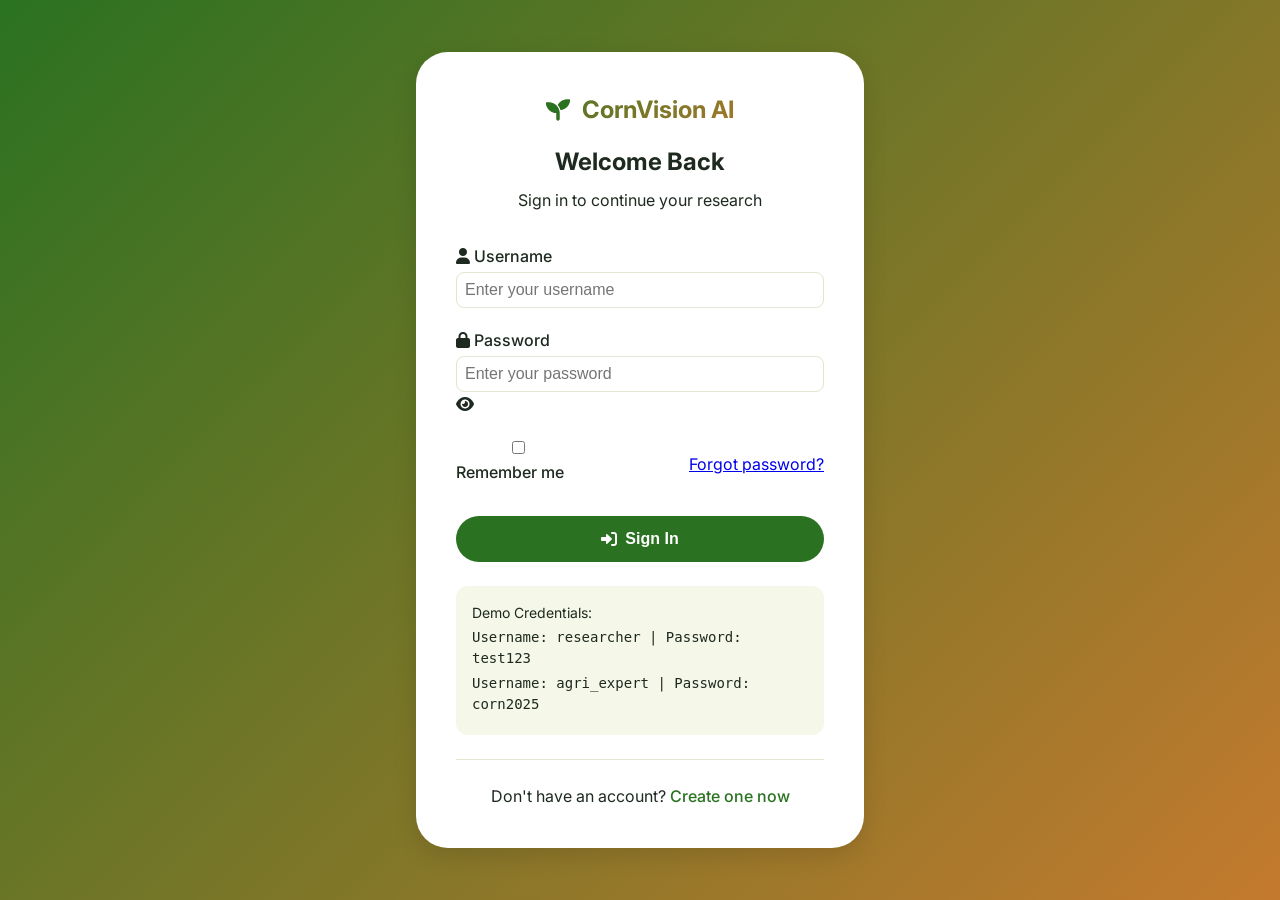
<file: index.html>
<!DOCTYPE html>
<html lang="en">
<head>
    <meta charset="UTF-8">
    <meta name="viewport" content="width=device-width, initial-scale=1.0">
    <title>Login - CornVision AI</title>
    <link rel="stylesheet" href="css/style.css">
    <link href="https://fonts.googleapis.com/css2?family=Inter:wght@300;400;500;600;700&display=swap" rel="stylesheet">
    <link rel="stylesheet" href="https://cdnjs.cloudflare.com/ajax/libs/font-awesome/6.0.0-beta3/css/all.min.css">
</head>
<body class="auth-page">
    <div class="auth-container">
        <div class="auth-card">
            <div class="auth-header">
                <div class="logo">
                    <i class="fas fa-seedling"></i>
                    <span>CornVision AI</span>
                </div>
                <h2>Welcome Back</h2>
                <p>Sign in to continue your research</p>
            </div>
            
            <form id="loginForm" class="auth-form">
                <div class="form-group">
                    <label><i class="fas fa-user"></i> Username</label>
                    <input type="text" id="username" placeholder="Enter your username" required>
                </div>
                <div class="form-group">
                    <label><i class="fas fa-lock"></i> Password</label>
                    <input type="password" id="password" placeholder="Enter your password" required>
                    <span class="toggle-password"><i class="fas fa-eye"></i></span>
                </div>
                
                <div class="form-options">
                    <label class="checkbox">
                        <input type="checkbox"> Remember me
                    </label>
                    <a href="#" class="forgot-password">Forgot password?</a>
                </div>
                
                <button type="submit" class="btn-primary btn-block">
                    <i class="fas fa-sign-in-alt"></i> Sign In
                </button>
                
                <div class="demo-credentials">
                    <p>Demo Credentials:</p>
                    <code>Username: researcher | Password: test123</code>
                    <code>Username: agri_expert | Password: corn2025</code>
                </div>
                
                <div class="auth-footer">
                    <p>Don't have an account? <a href="register.html">Create one now</a></p>
                </div>
            </form>
        </div>
    </div>
    
    <script src="js/utils.js"></script>
    <script src="js/auth.js"></script>
</body>
</html>
</file>
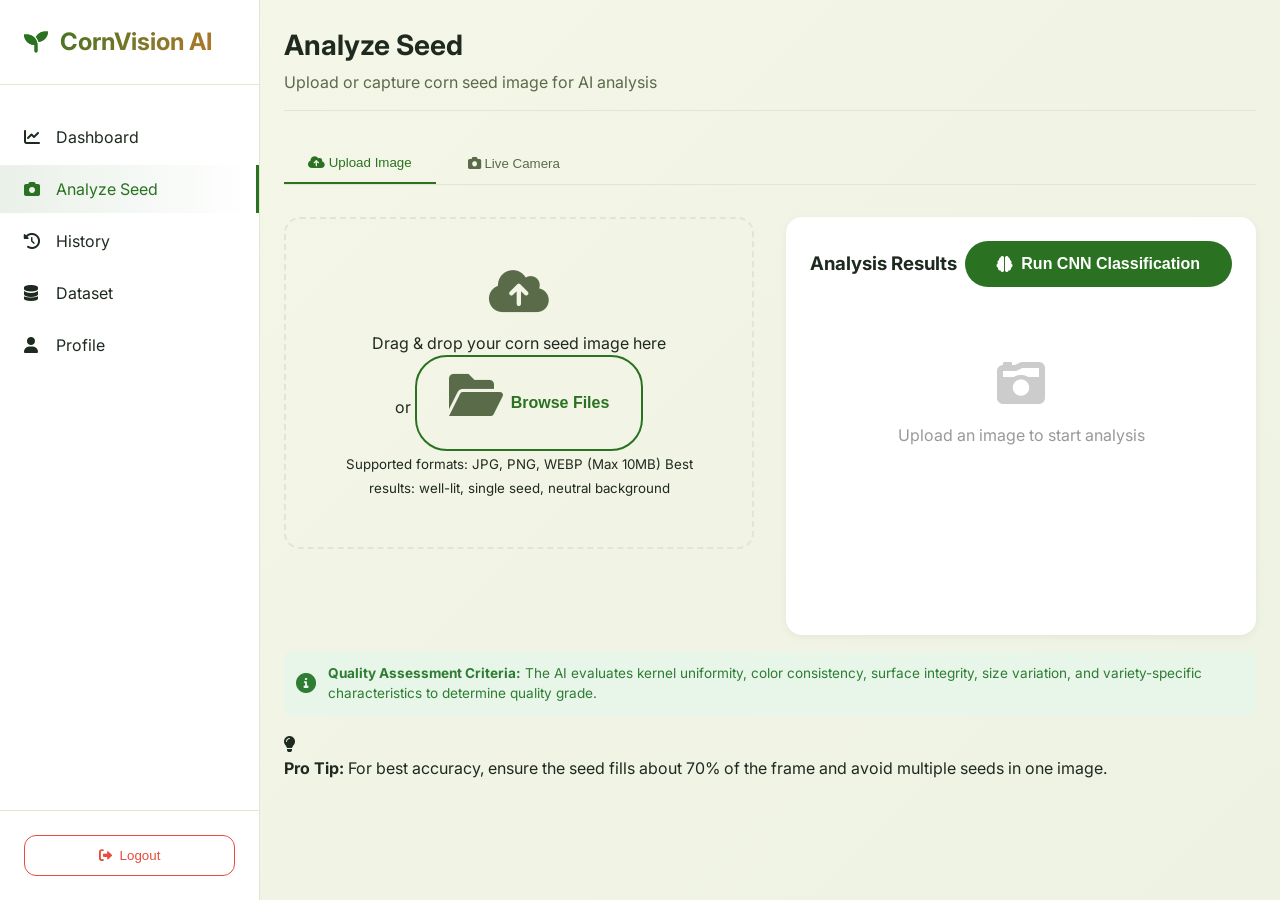
<file: anal.html>
<!DOCTYPE html>
<html lang="en">
<head>
    <meta charset="UTF-8">
    <meta name="viewport" content="width=device-width, initial-scale=1.0">
    <title>Analyze Seed - CornVision AI</title>
    <link rel="stylesheet" href="css/style.css">
    <link href="https://fonts.googleapis.com/css2?family=Inter:wght@300;400;500;600;700&display=swap" rel="stylesheet">
    <link rel="stylesheet" href="https://cdnjs.cloudflare.com/ajax/libs/font-awesome/6.0.0-beta3/css/all.min.css">
</head>
<body>
    <div class="app-wrapper">
        <!-- Sidebar -->
        <aside class="sidebar">
            <div class="sidebar-header">
                <div class="logo">
                    <i class="fas fa-seedling"></i>
                    <span>CornVision AI</span>
                </div>
            </div>
            <nav class="sidebar-nav">
                <a href="dashboard.html" class="nav-item">
                    <i class="fas fa-chart-line"></i>
                    <span>Dashboard</span>
                </a>
                <a href="analyze.html" class="nav-item active">
                    <i class="fas fa-camera"></i>
                    <span>Analyze Seed</span>
                </a>
                <a href="history.html" class="nav-item">
                    <i class="fas fa-history"></i>
                    <span>History</span>
                </a>
                <!-- <a href="compare.html" class="nav-item">
                    <i class="fas fa-balance-scale"></i>
                    <span>Compare</span>
                </a> -->
                <a href="dataset.html" class="nav-item">
                    <i class="fas fa-database"></i>
                    <span>Dataset</span>
                </a>
                <a href="profile.html" class="nav-item">
                    <i class="fas fa-user"></i>
                    <span>Profile</span>
                </a>
            </nav>
            <div class="sidebar-footer">
                <a href="login.html" style="text-decoration: none;">
                <button id="logoutBtn" class="logout-btn">
                    <i class="fas fa-sign-out-alt"></i>
                    <span>Logout</span>
                </button>
                </a>
            </div>
        </aside>

        <!-- Main Content -->
        <main class="main-content">
            <div class="top-bar">
                <div class="page-title">
                    <h1>Analyze Seed</h1>
                    <p>Upload or capture corn seed image for AI analysis</p>
                </div>
            </div>

            <!-- Analysis Options Tabs -->
            <div class="analysis-tabs">
                <button class="tab-btn active" data-tab="upload">
                    <i class="fas fa-cloud-upload-alt"></i> Upload Image
                </button>
                <button class="tab-btn" data-tab="camera">
                    <i class="fas fa-camera"></i> Live Camera
                </button>
                <!-- <button class="tab-btn" data-tab="batch">
                    <i class="fas fa-layer-group"></i> Batch Upload
                </button> -->
            </div>

            <!-- Upload Tab -->
            <div class="tab-content active" id="uploadTab">
                <div class="analysis-grid">
                    <div class="upload-section">
                        <div class="upload-zone" id="uploadZone">
                            <i class="fas fa-cloud-upload-alt"></i>
                            <p>Drag & drop your corn seed image here</p>
                            <span>or</span>
                            <button class="btn-outline" id="selectFileBtn">
                                <i class="fas fa-folder-open"></i> Browse Files
                            </button>
                            <input type="file" id="imageInput" accept="image/*" hidden>
                            <div class="upload-hints">
                                <small>Supported formats: JPG, PNG, WEBP (Max 10MB)</small>
                                <small>Best results: well-lit, single seed, neutral background</small>
                            </div>
                        </div>
                        <div id="imagePreview" class="image-preview hidden"></div>
                    </div>

                    <div class="results-section">
                        <div class="results-header">
                            <h3>Analysis Results</h3>
                            <button id="runAnalysisBtn" class="btn-primary" disabled>
                                <i class="fas fa-brain"></i> Run CNN Classification
                            </button>
                        </div>
                        <div id="analysisResults" class="analysis-results">
                            <div class="placeholder-results">
                                <i class="fas fa-camera-retro"></i>
                                <p>Upload an image to start analysis</p>
                            </div>
                        </div>
                    </div>
                </div>
            </div>

            <!-- Camera Tab -->
            <div class="tab-content" id="cameraTab">
                <div class="camera-container">
                    <div class="camera-preview">
                        <video id="cameraVideo" autoplay playsinline></video>
                        <canvas id="cameraCanvas" hidden></canvas>
                        <button id="captureBtn" class="btn-primary capture-btn">
                            <i class="fas fa-camera"></i> Capture Image
                        </button>
                        <button id="startCameraBtn" class="btn-outline">
                            <i class="fas fa-play"></i> Start Camera
                        </button>
                    </div>
                    <div class="camera-instructions">
                        <h4>Tips for best results:</h4>
                        <ul>
                            <li>Place seed on a white/neutral background</li>
                            <li>Ensure good lighting (natural light preferred)</li>
                            <li>Hold camera steady and get close focus</li>
                            <li>Avoid shadows covering the seed</li>
                        </ul>
                    </div>
                </div>
            </div>

            <!-- Batch Upload Tab -->
            <div class="tab-content" id="batchTab">
                <div class="batch-container">
                    <div class="batch-upload-zone" id="batchZone">
                        <i class="fas fa-layer-group"></i>
                        <p>Upload multiple corn seed images</p>
                        <button class="btn-outline" id="batchSelectBtn">
                            <i class="fas fa-folder-open"></i> Select Images
                        </button>
                        <input type="file" id="batchInput" multiple accept="image/*" hidden>
                    </div>
                    <div id="batchQueue" class="batch-queue hidden">
                        <h3>Batch Queue (<span id="queueCount">0</span> images)</h3>
                        <div id="batchPreview" class="batch-preview"></div>
                        <button id="processBatchBtn" class="btn-primary">
                            <i class="fas fa-play"></i> Process All (0)
                        </button>
                        <button id="exportBatchBtn" class="btn-outline" disabled>
                            <i class="fas fa-download"></i> Export Results (CSV)
                        </button>
                    </div>
                    <div id="batchProgress" class="batch-progress hidden">
                        <div class="progress-bar">
                            <div class="progress-fill"></div>
                        </div>
                        <p>Processing: <span id="progressText">0/0</span></p>
                    </div>
                </div>
            </div>

            <!-- Criteria Info Tip -->
            <div class="criteria-info-tip" style="margin-top: 1rem; padding: 0.75rem; background: #e8f5e9; border-radius: 0.5rem; font-size: 0.85rem; color: #2e7d32; display: flex; align-items: center; gap: 0.75rem;">
                <i class="fas fa-info-circle" style="font-size: 1.25rem;"></i>
                <span><strong>Quality Assessment Criteria:</strong> The AI evaluates kernel uniformity, color consistency, surface integrity, size variation, and variety-specific characteristics to determine quality grade.</span>
            </div>

            <!-- Quick Tips -->
            <div class="quick-tips" style="margin-top: 1rem;">
                <i class="fas fa-lightbulb"></i>
                <div>
                    <strong>Pro Tip:</strong> For best accuracy, ensure the seed fills about 70% of the frame and avoid multiple seeds in one image.
                </div>
            </div>
        </main>
    </div>

    <script src="js/utils.js"></script>
    <script src="js/camera.js"></script>
    <script src="js/analyze.js"></script>
</body>
</html>
</file>
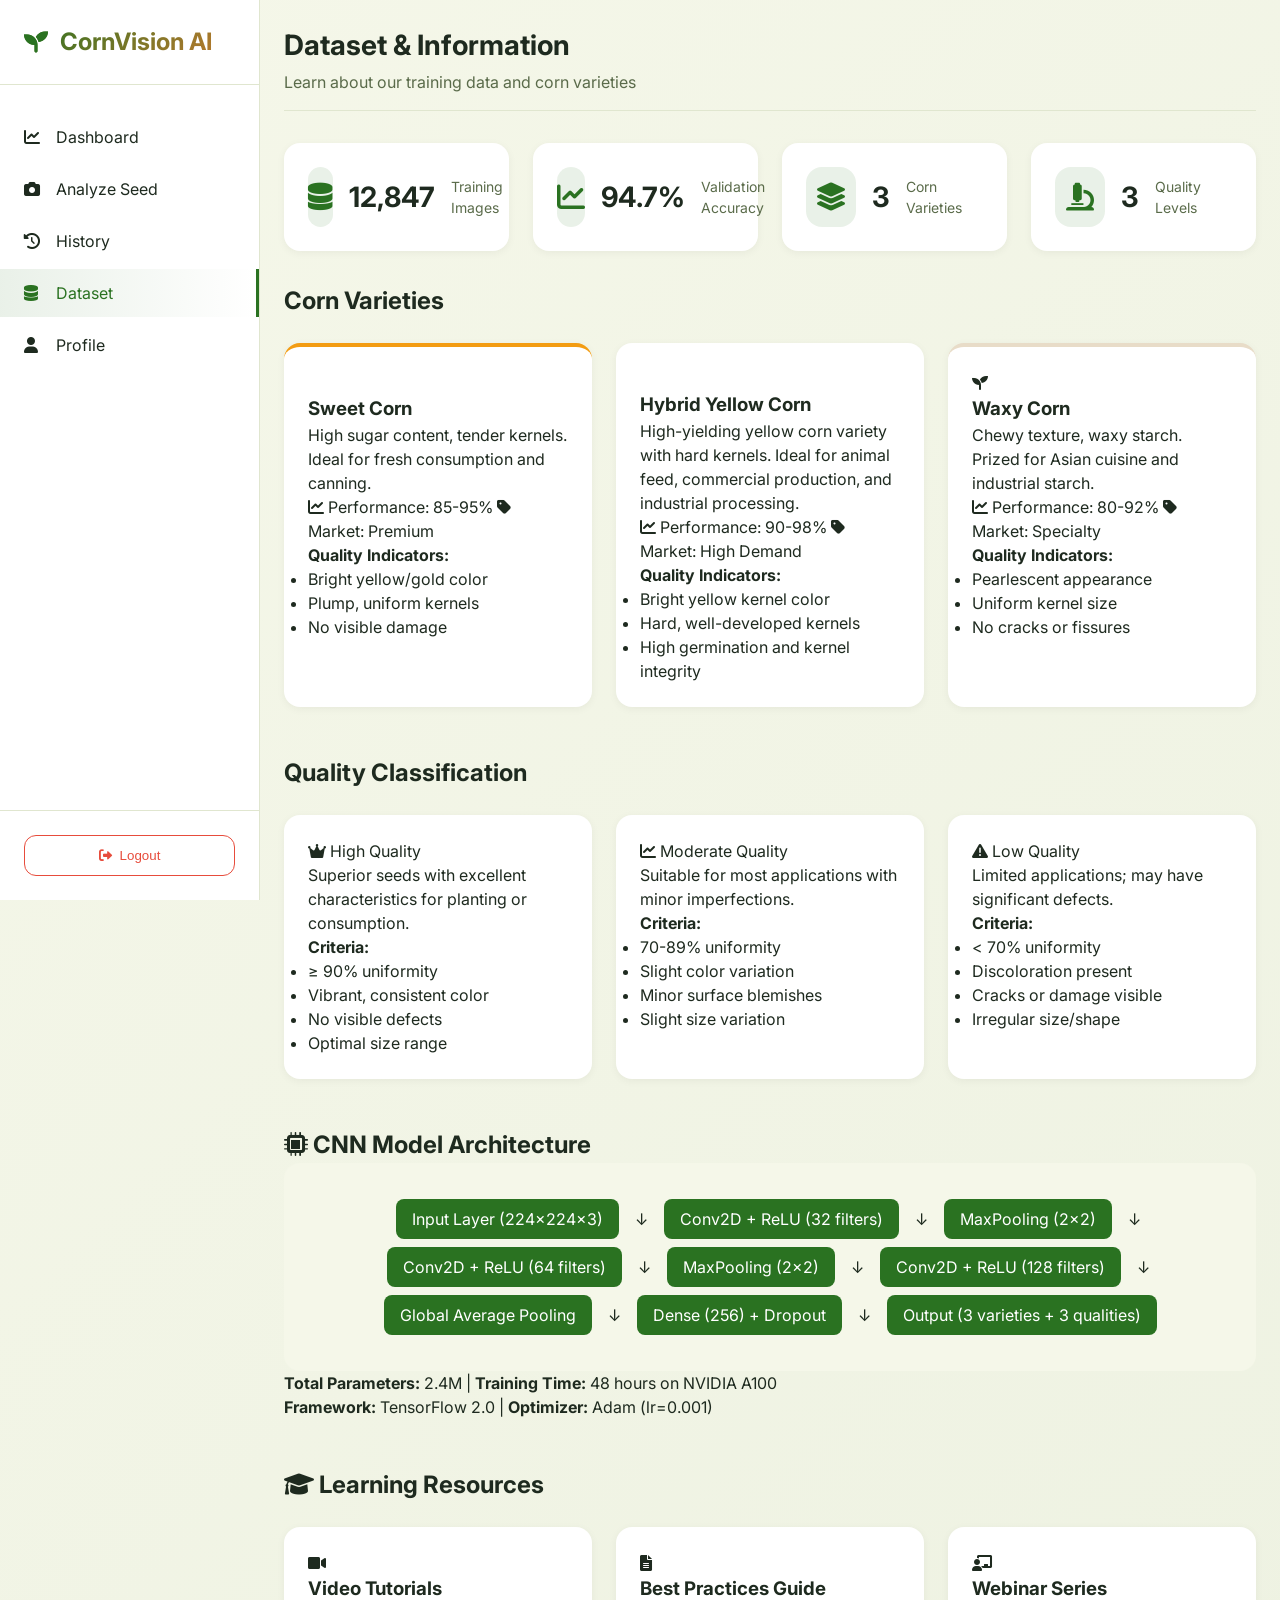
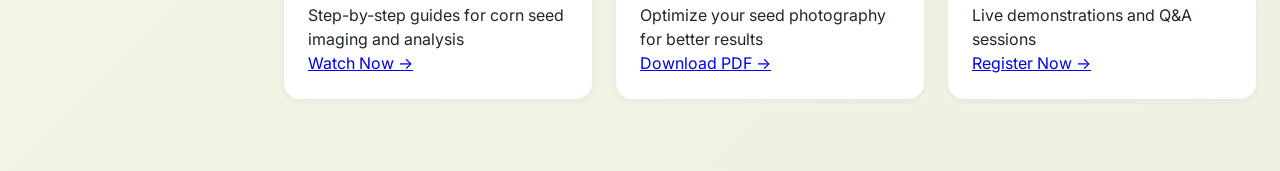
<file: dataset.html>
<!DOCTYPE html>
<html lang="en">
<head>
    <meta charset="UTF-8">
    <meta name="viewport" content="width=device-width, initial-scale=1.0">
    <title>Dataset & Info - CornVision AI</title>
    <link rel="stylesheet" href="css/style.css">
    <link href="https://fonts.googleapis.com/css2?family=Inter:wght@300;400;500;600;700&display=swap" rel="stylesheet">
    <link rel="stylesheet" href="https://cdnjs.cloudflare.com/ajax/libs/font-awesome/6.0.0-beta3/css/all.min.css">
</head>
<body>
    <div class="app-wrapper">
        <aside class="sidebar">
            <div class="sidebar-header">
                <div class="logo">
                    <i class="fas fa-seedling"></i>
                    <span>CornVision AI</span>
                </div>
            </div>
            <nav class="sidebar-nav">
                <a href="dashboard.html" class="nav-item"><i class="fas fa-chart-line"></i><span>Dashboard</span></a>
                <a href="analyze.html" class="nav-item"><i class="fas fa-camera"></i><span>Analyze Seed</span></a>
                <a href="history.html" class="nav-item"><i class="fas fa-history"></i><span>History</span></a>
                <!--<a href="compare.html" class="nav-item"><i class="fas fa-balance-scale"></i><span>Compare</span></a>-->
                <a href="dataset.html" class="nav-item active"><i class="fas fa-database"></i><span>Dataset</span></a>
                <a href="profile.html" class="nav-item"><i class="fas fa-user"></i><span>Profile</span></a>
            </nav>
            <div class="sidebar-footer">
                <a href="login.html" style="text-decoration: none;">
                <button id="logoutBtn" class="logout-btn">
                    <i class="fas fa-sign-out-alt"></i>
                    <span>Logout</span>
                </button>
                </a>
            </div>
        </aside>

        <main class="main-content">
            <div class="top-bar">
                <div class="page-title">
                    <h1>Dataset & Information</h1>
                    <p>Learn about our training data and corn varieties</p>
                </div>
            </div>

            <!-- Dataset Stats -->
            <div class="dataset-stats">
                <div class="stat-card">
                    <div class="stat-icon"><i class="fas fa-database"></i></div>
                    <div class="stat-number">12,847</div>
                    <div class="stat-label">Training Images</div>
                </div>
                <div class="stat-card">
                    <div class="stat-icon"><i class="fas fa-chart-line"></i></div>
                    <div class="stat-number">94.7%</div>
                    <div class="stat-label">Validation Accuracy</div>
                </div>
                <div class="stat-card">
                    <div class="stat-icon"><i class="fas fa-layer-group"></i></div>
                    <div class="stat-number">3</div>
                    <div class="stat-label">Corn Varieties</div>
                </div>
                <div class="stat-card">
                    <div class="stat-icon"><i class="fas fa-microscope"></i></div>
                    <div class="stat-number">3</div>
                    <div class="stat-label">Quality Levels</div>
                </div>
            </div>

            <!-- Variety Gallery -->
            <div class="variety-gallery">
                <h2>Corn Varieties</h2>
                <div class="variety-grid">
                    <div class="variety-card sweet">
                        <div class="variety-image">
                            <i class="fas fa-corn"></i>
                        </div>
                        <h3>Sweet Corn</h3>
                        <p>High sugar content, tender kernels. Ideal for fresh consumption and canning.</p>
                        <div class="variety-details">
                            <span><i class="fas fa-chart-line"></i> Performance: 85-95%</span>
                            <span><i class="fas fa-tag"></i> Market: Premium</span>
                        </div>
                        <div class="quality-examples">
                            <strong>Quality Indicators:</strong>
                            <ul>
                                <li>Bright yellow/gold color</li>
                                <li>Plump, uniform kernels</li>
                                <li>No visible damage</li>
                            </ul>
                        </div>
                    </div>
                    <div class="variety-card flour">
                        <div class="variety-image">
                            <i class="fas fa-wheat-alt"></i>
                        </div>
                        <h3>Hybrid Yellow Corn</h3>
                        <p>High-yielding yellow corn variety with hard kernels. Ideal for animal feed, commercial production, and industrial processing.</p>
                        <div class="variety-details">
                            <span><i class="fas fa-chart-line"></i> Performance: 90-98%</span>
                            <span><i class="fas fa-tag"></i> Market: High Demand</span>
                        </div>
                        <div class="quality-examples">
                            <strong>Quality Indicators:</strong>
                            <ul>
                                <li>Bright yellow kernel color</li>
                                <li>Hard, well-developed kernels</li>
                                <li>High germination and kernel integrity</li>
                            </ul>
                        </div>
                    </div>
                    <div class="variety-card waxy">
                        <div class="variety-image">
                            <i class="fas fa-seedling"></i>
                        </div>
                        <h3>Waxy Corn</h3>
                        <p>Chewy texture, waxy starch. Prized for Asian cuisine and industrial starch.</p>
                        <div class="variety-details">
                            <span><i class="fas fa-chart-line"></i> Performance: 80-92%</span>
                            <span><i class="fas fa-tag"></i> Market: Specialty</span>
                        </div>
                        <div class="quality-examples">
                            <strong>Quality Indicators:</strong>
                            <ul>
                                <li>Pearlescent appearance</li>
                                <li>Uniform kernel size</li>
                                <li>No cracks or fissures</li>
                            </ul>
                        </div>
                    </div>
                </div>
            </div>

            <!-- Quality Levels -->
            <div class="quality-levels">
                <h2>Quality Classification</h2>
                <div class="quality-grid">
                    <div class="quality-card high">
                        <div class="quality-badge"><i class="fas fa-crown"></i> High Quality</div>
                        <p>Superior seeds with excellent characteristics for planting or consumption.</p>
                        <div class="criteria">
                            <strong>Criteria:</strong>
                            <ul>
                                <li>≥ 90% uniformity</li>
                                <li>Vibrant, consistent color</li>
                                <li>No visible defects</li>
                                <li>Optimal size range</li>
                            </ul>
                        </div>
                    </div>
                    <div class="quality-card moderate">
                        <div class="quality-badge"><i class="fas fa-chart-line"></i> Moderate Quality</div>
                        <p>Suitable for most applications with minor imperfections.</p>
                        <div class="criteria">
                            <strong>Criteria:</strong>
                            <ul>
                                <li>70-89% uniformity</li>
                                <li>Slight color variation</li>
                                <li>Minor surface blemishes</li>
                                <li>Slight size variation</li>
                            </ul>
                        </div>
                    </div>
                    <div class="quality-card low">
                        <div class="quality-badge"><i class="fas fa-exclamation-triangle"></i> Low Quality</div>
                        <p>Limited applications; may have significant defects.</p>
                        <div class="criteria">
                            <strong>Criteria:</strong>
                            <ul>
                                <li>< 70% uniformity</li>
                                <li>Discoloration present</li>
                                <li>Cracks or damage visible</li>
                                <li>Irregular size/shape</li>
                            </ul>
                        </div>
                    </div>
                </div>
            </div>

            <!-- Model Architecture -->
            <div class="model-architecture">
                <h2><i class="fas fa-microchip"></i> CNN Model Architecture</h2>
                <div class="architecture-diagram">
                    <div class="layer">Input Layer (224x224x3)</div>
                    <div class="arrow">↓</div>
                    <div class="layer">Conv2D + ReLU (32 filters)</div>
                    <div class="arrow">↓</div>
                    <div class="layer">MaxPooling (2x2)</div>
                    <div class="arrow">↓</div>
                    <div class="layer">Conv2D + ReLU (64 filters)</div>
                    <div class="arrow">↓</div>
                    <div class="layer">MaxPooling (2x2)</div>
                    <div class="arrow">↓</div>
                    <div class="layer">Conv2D + ReLU (128 filters)</div>
                    <div class="arrow">↓</div>
                    <div class="layer">Global Average Pooling</div>
                    <div class="arrow">↓</div>
                    <div class="layer">Dense (256) + Dropout</div>
                    <div class="arrow">↓</div>
                    <div class="layer">Output (3 varieties + 3 qualities)</div>
                </div>
                <div class="model-stats">
                    <p><strong>Total Parameters:</strong> 2.4M | <strong>Training Time:</strong> 48 hours on NVIDIA A100</p>
                    <p><strong>Framework:</strong> TensorFlow 2.0 | <strong>Optimizer:</strong> Adam (lr=0.001)</p>
                </div>
            </div>

            <!-- Educational Resources -->
            <div class="educational-section">
                <h2><i class="fas fa-graduation-cap"></i> Learning Resources</h2>
                <div class="resources-grid">
                    <div class="resource-card">
                        <i class="fas fa-video"></i>
                        <h3>Video Tutorials</h3>
                        <p>Step-by-step guides for corn seed imaging and analysis</p>
                        <a href="#">Watch Now →</a>
                    </div>
                    <div class="resource-card">
                        <i class="fas fa-file-alt"></i>
                        <h3>Best Practices Guide</h3>
                        <p>Optimize your seed photography for better results</p>
                        <a href="#">Download PDF →</a>
                    </div>
                    <div class="resource-card">
                        <i class="fas fa-chalkboard-teacher"></i>
                        <h3>Webinar Series</h3>
                        <p>Live demonstrations and Q&A sessions</p>
                        <a href="#">Register Now →</a>
                    </div>
                </div>
            </div>
        </main>
    </div>

    <script src="js/utils.js"></script>
    <script src="js/dataset.js"></script>
</body>
</html>
</file>
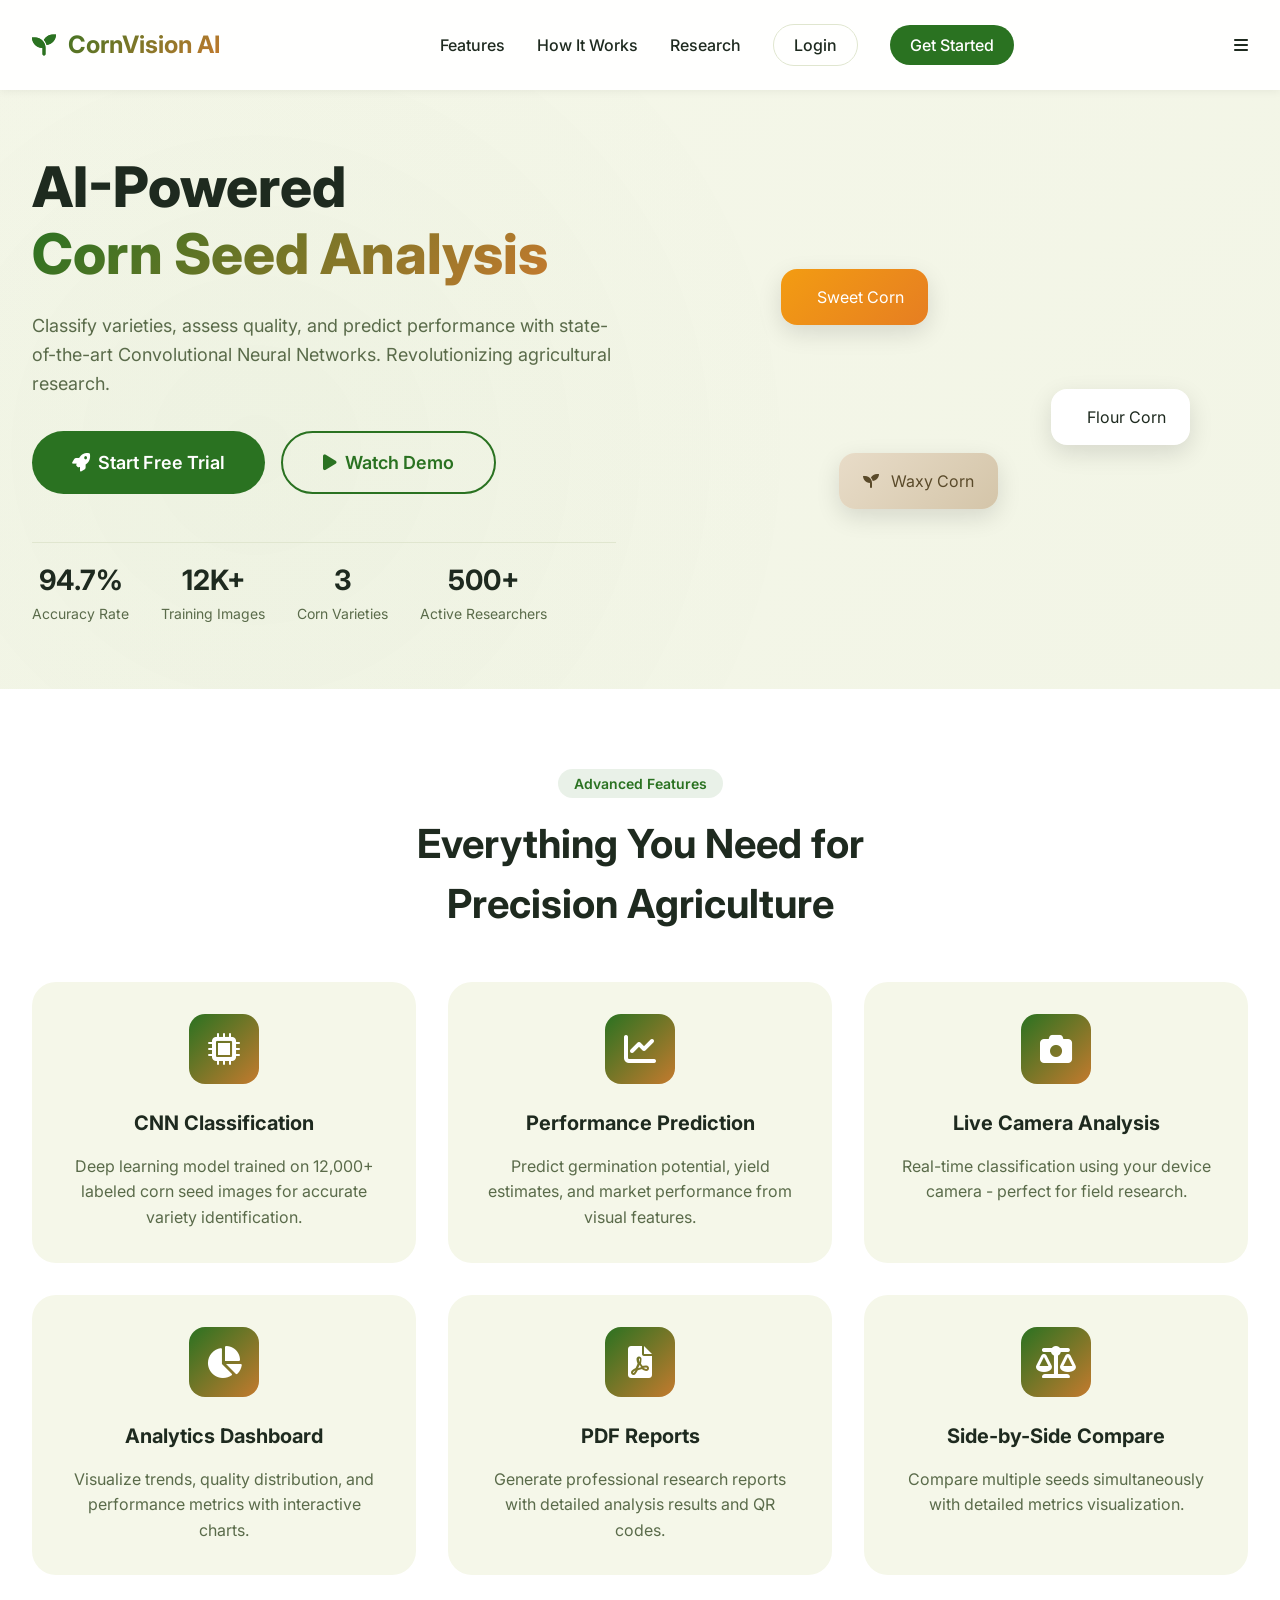
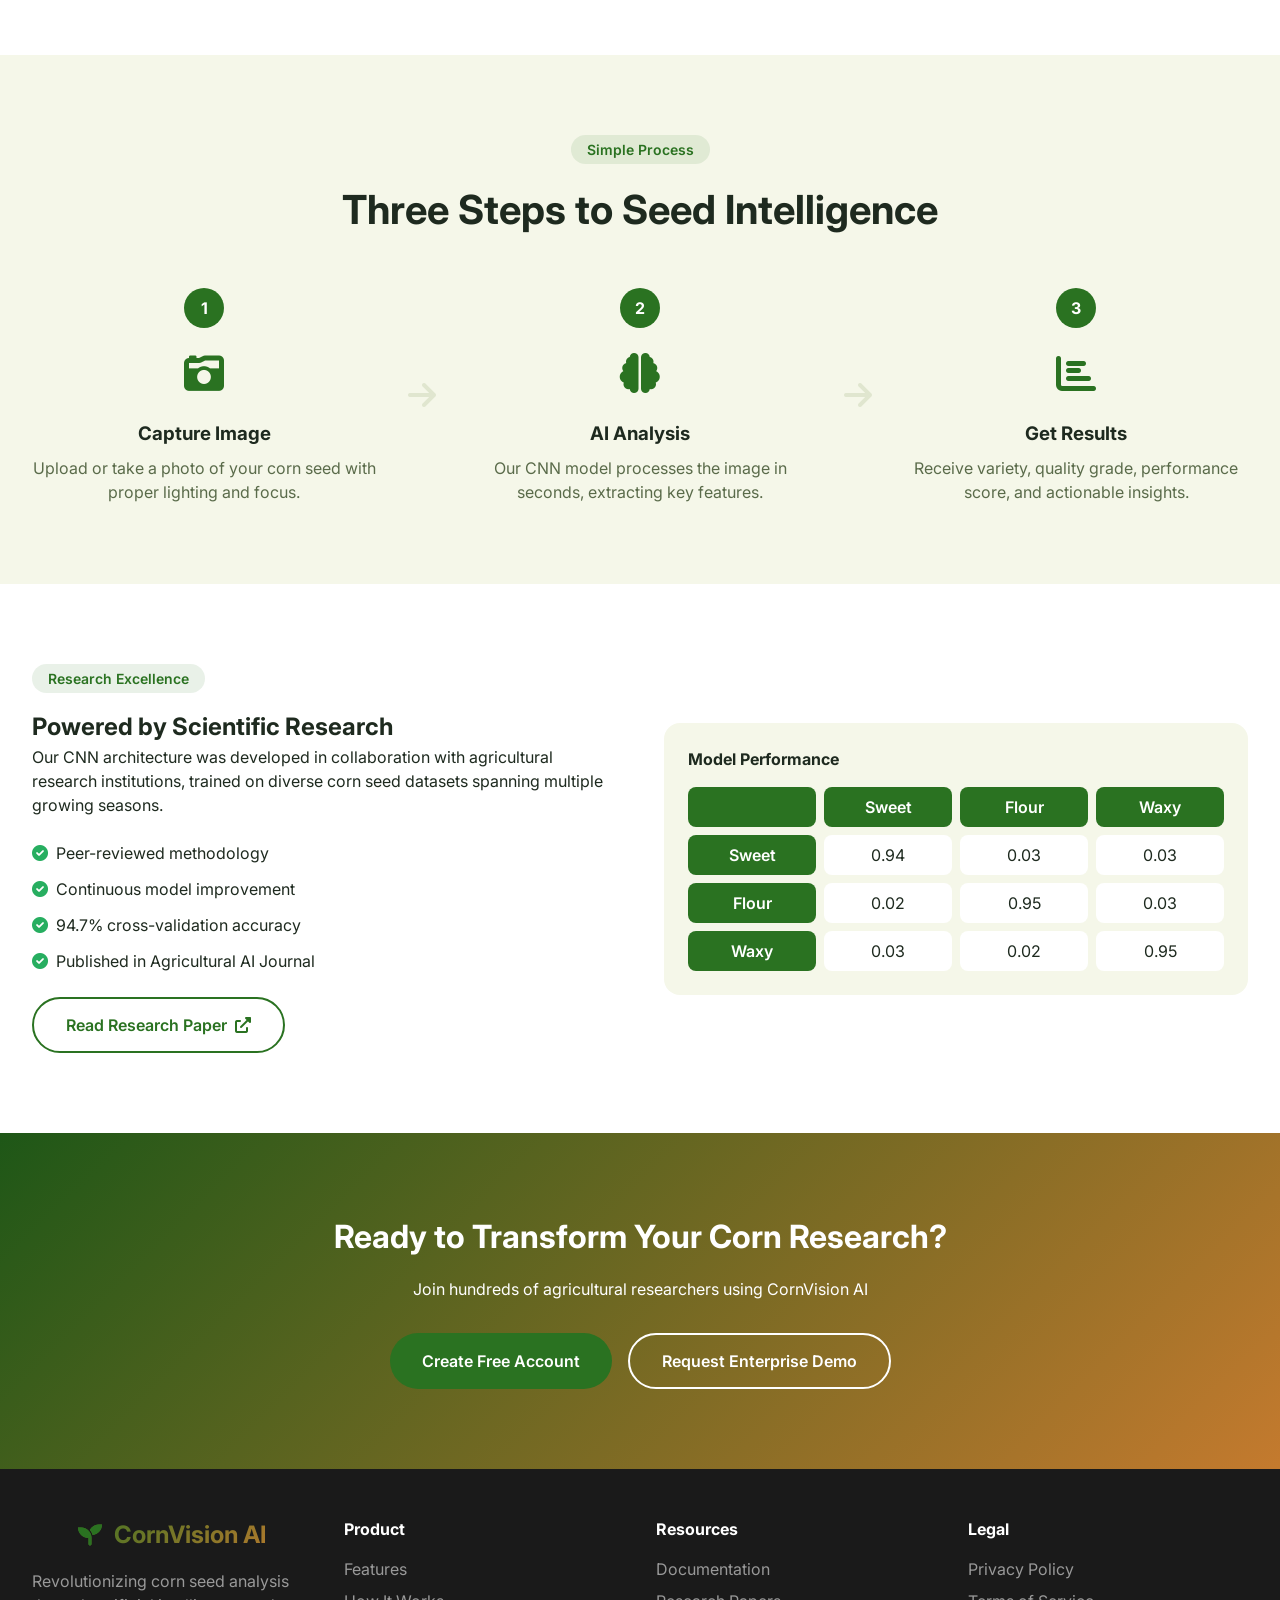
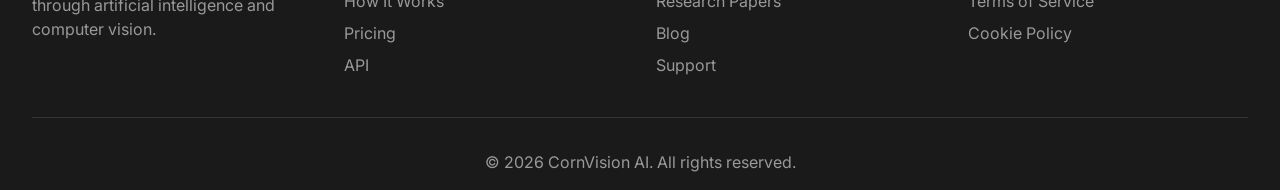
<file: index_old.html>
<!DOCTYPE html>
<html lang="en">
<head>
    <meta charset="UTF-8">
    <meta name="viewport" content="width=device-width, initial-scale=1.0, user-scalable=yes">
    <title>CornVision AI | Smart Corn Seed Analysis</title>
    <link rel="stylesheet" href="css/style.css">
    <link href="https://fonts.googleapis.com/css2?family=Inter:wght@300;400;500;600;700;800&display=swap" rel="stylesheet">
    <link rel="stylesheet" href="https://cdnjs.cloudflare.com/ajax/libs/font-awesome/6.0.0-beta3/css/all.min.css">
</head>
<body>
    <div class="landing-container">
        <!-- Animated Background -->
        <div class="animated-bg"></div>
        
        <!-- Navigation -->
        <nav class="landing-nav">
            <div class="nav-container">
                <div class="logo">
                    <i class="fas fa-seedling"></i>
                    <span>CornVision AI</span>
                </div>
                <div class="nav-links">
                    <a href="#features">Features</a>
                    <a href="#how-it-works">How It Works</a>
                    <a href="#research">Research</a>
                    <a href="login.html" class="btn-login">Login</a>
                    <a href="register.html" class="btn-register">Get Started</a>
                </div>
                <div class="mobile-menu-btn">
                    <i class="fas fa-bars"></i>
                </div>
            </div>
        </nav>

        <!-- Hero Section -->
        <section class="hero">
            <div class="hero-content">
                <h1 class="hero-title">
                    AI-Powered<br>
                    <span class="gradient-text">Corn Seed Analysis</span>
                </h1>
                <p class="hero-subtitle">
                    Classify varieties, assess quality, and predict performance with state-of-the-art 
                    Convolutional Neural Networks. Revolutionizing agricultural research.
                </p>
                <div class="hero-buttons">
                    <a href="register.html" class="btn-primary btn-large">
                        <i class="fas fa-rocket"></i> Start Free Trial
                    </a>
                    <a href="#demo" class="btn-outline btn-large">
                        <i class="fas fa-play"></i> Watch Demo
                    </a>
                </div>
                <div class="stats-banner">
                    <div class="stat">
                        <span class="stat-number">94.7%</span>
                        <span class="stat-label">Accuracy Rate</span>
                    </div>
                    <div class="stat">
                        <span class="stat-number">12K+</span>
                        <span class="stat-label">Training Images</span>
                    </div>
                    <div class="stat">
                        <span class="stat-number">3</span>
                        <span class="stat-label">Corn Varieties</span>
                    </div>
                    <div class="stat">
                        <span class="stat-number">500+</span>
                        <span class="stat-label">Active Researchers</span>
                    </div>
                </div>
            </div>
            <div class="hero-visual">
                <div class="floating-cards">
                    <div class="card-sample sweet-card">
                        <i class="fas fa-corn"></i>
                        <span>Sweet Corn</span>
                    </div>
                    <div class="card-sample flour-card">
                        <i class="fas fa-wheat-alt"></i>
                        <span>Flour Corn</span>
                    </div>
                    <div class="card-sample waxy-card">
                        <i class="fas fa-seedling"></i>
                        <span>Waxy Corn</span>
                    </div>
                </div>
            </div>
        </section>

        <!-- Features Section -->
        <section id="features" class="features">
            <div class="container">
                <div class="section-header">
                    <span class="section-tag">Advanced Features</span>
                    <h2>Everything You Need for<br>Precision Agriculture</h2>
                </div>
                <div class="features-grid">
                    <div class="feature-card">
                        <div class="feature-icon">
                            <i class="fas fa-microchip"></i>
                        </div>
                        <h3>CNN Classification</h3>
                        <p>Deep learning model trained on 12,000+ labeled corn seed images for accurate variety identification.</p>
                    </div>
                    <div class="feature-card">
                        <div class="feature-icon">
                            <i class="fas fa-chart-line"></i>
                        </div>
                        <h3>Performance Prediction</h3>
                        <p>Predict germination potential, yield estimates, and market performance from visual features.</p>
                    </div>
                    <div class="feature-card">
                        <div class="feature-icon">
                            <i class="fas fa-camera"></i>
                        </div>
                        <h3>Live Camera Analysis</h3>
                        <p>Real-time classification using your device camera - perfect for field research.</p>
                    </div>
                    <div class="feature-card">
                        <div class="feature-icon">
                            <i class="fas fa-chart-pie"></i>
                        </div>
                        <h3>Analytics Dashboard</h3>
                        <p>Visualize trends, quality distribution, and performance metrics with interactive charts.</p>
                    </div>
                    <div class="feature-card">
                        <div class="feature-icon">
                            <i class="fas fa-file-pdf"></i>
                        </div>
                        <h3>PDF Reports</h3>
                        <p>Generate professional research reports with detailed analysis results and QR codes.</p>
                    </div>
                    <div class="feature-card">
                        <div class="feature-icon">
                            <i class="fas fa-balance-scale"></i>
                        </div>
                        <h3>Side-by-Side Compare</h3>
                        <p>Compare multiple seeds simultaneously with detailed metrics visualization.</p>
                    </div>
                </div>
            </div>
        </section>

        <!-- How It Works -->
        <section id="how-it-works" class="how-it-works">
            <div class="container">
                <div class="section-header">
                    <span class="section-tag">Simple Process</span>
                    <h2>Three Steps to Seed Intelligence</h2>
                </div>
                <div class="steps">
                    <div class="step">
                        <div class="step-number">1</div>
                        <div class="step-icon"><i class="fas fa-camera-retro"></i></div>
                        <h3>Capture Image</h3>
                        <p>Upload or take a photo of your corn seed with proper lighting and focus.</p>
                    </div>
                    <div class="step-arrow"><i class="fas fa-arrow-right"></i></div>
                    <div class="step">
                        <div class="step-number">2</div>
                        <div class="step-icon"><i class="fas fa-brain"></i></div>
                        <h3>AI Analysis</h3>
                        <p>Our CNN model processes the image in seconds, extracting key features.</p>
                    </div>
                    <div class="step-arrow"><i class="fas fa-arrow-right"></i></div>
                    <div class="step">
                        <div class="step-number">3</div>
                        <div class="step-icon"><i class="fas fa-chart-bar"></i></div>
                        <h3>Get Results</h3>
                        <p>Receive variety, quality grade, performance score, and actionable insights.</p>
                    </div>
                </div>
            </div>
        </section>

        <!-- Research Section -->
        <section id="research" class="research">
            <div class="container">
                <div class="research-content">
                    <div class="research-text">
                        <span class="section-tag">Research Excellence</span>
                        <h2>Powered by Scientific Research</h2>
                        <p>Our CNN architecture was developed in collaboration with agricultural research institutions, trained on diverse corn seed datasets spanning multiple growing seasons.</p>
                        <ul class="research-list">
                            <li><i class="fas fa-check-circle"></i> Peer-reviewed methodology</li>
                            <li><i class="fas fa-check-circle"></i> Continuous model improvement</li>
                            <li><i class="fas fa-check-circle"></i> 94.7% cross-validation accuracy</li>
                            <li><i class="fas fa-check-circle"></i> Published in Agricultural AI Journal</li>
                        </ul>
                        <a href="#" class="btn-outline">Read Research Paper <i class="fas fa-external-link-alt"></i></a>
                    </div>
                    <div class="research-visual">
                        <div class="confusion-matrix">
                            <h4>Model Performance</h4>
                            <div class="matrix-grid">
                                <div class="matrix-cell header"></div>
                                <div class="matrix-cell header">Sweet</div>
                                <div class="matrix-cell header">Flour</div>
                                <div class="matrix-cell header">Waxy</div>
                                <div class="matrix-cell header">Sweet</div>
                                <div class="matrix-cell">0.94</div>
                                <div class="matrix-cell">0.03</div>
                                <div class="matrix-cell">0.03</div>
                                <div class="matrix-cell header">Flour</div>
                                <div class="matrix-cell">0.02</div>
                                <div class="matrix-cell">0.95</div>
                                <div class="matrix-cell">0.03</div>
                                <div class="matrix-cell header">Waxy</div>
                                <div class="matrix-cell">0.03</div>
                                <div class="matrix-cell">0.02</div>
                                <div class="matrix-cell">0.95</div>
                            </div>
                        </div>
                    </div>
                </div>
            </div>
        </section>

        <!-- Demo Section -->
        <section id="demo" class="demo">
            <div class="container">
                <div class="demo-card">
                    <h2>Ready to Transform Your Corn Research?</h2>
                    <p>Join hundreds of agricultural researchers using CornVision AI</p>
                    <div class="demo-buttons">
                        <a href="register.html" class="btn-primary">Create Free Account</a>
                        <a href="#" class="btn-outline">Request Enterprise Demo</a>
                    </div>
                </div>
            </div>
        </section>

        <!-- Footer -->
        <footer class="footer">
            <div class="container">
                <div class="footer-content">
                    <div class="footer-section">
                        <div class="logo">
                            <i class="fas fa-seedling"></i>
                            <span>CornVision AI</span>
                        </div>
                        <p>Revolutionizing corn seed analysis through artificial intelligence and computer vision.</p>
                    </div>
                    <div class="footer-section">
                        <h4>Product</h4>
                        <a href="#features">Features</a>
                        <a href="#how-it-works">How It Works</a>
                        <a href="#">Pricing</a>
                        <a href="#">API</a>
                    </div>
                    <div class="footer-section">
                        <h4>Resources</h4>
                        <a href="#">Documentation</a>
                        <a href="#">Research Papers</a>
                        <a href="#">Blog</a>
                        <a href="#">Support</a>
                    </div>
                    <div class="footer-section">
                        <h4>Legal</h4>
                        <a href="#">Privacy Policy</a>
                        <a href="#">Terms of Service</a>
                        <a href="#">Cookie Policy</a>
                    </div>
                </div>
                <div class="footer-bottom">
                    <p>&copy; 2026 CornVision AI. All rights reserved.</p>
                </div>
            </div>
        </footer>
    </div>

    <script src="js/utils.js"></script>
    <script>
        // Mobile menu toggle
        document.querySelector('.mobile-menu-btn')?.addEventListener('click', () => {
            document.querySelector('.nav-links').classList.toggle('active');
        });

        // Smooth scroll for anchor links
        document.querySelectorAll('a[href^="#"]').forEach(anchor => {
            anchor.addEventListener('click', function (e) {
                e.preventDefault();
                const target = document.querySelector(this.getAttribute('href'));
                if (target) {
                    target.scrollIntoView({ behavior: 'smooth' });
                }
            });
        });
    </script>
</body>
</html>
</file>
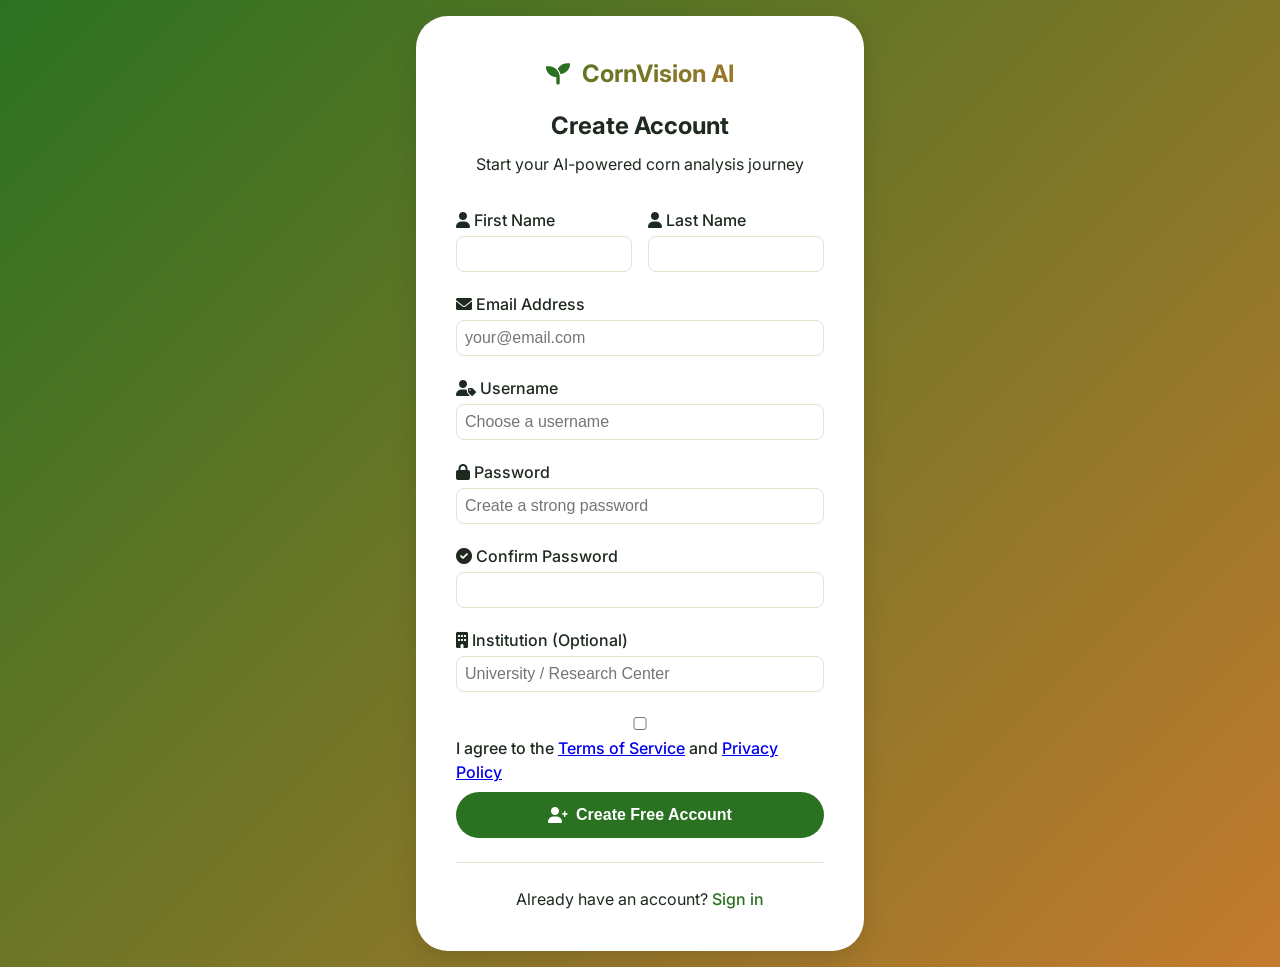
<file: register.html>
<!DOCTYPE html>
<html lang="en">
<head>
    <meta charset="UTF-8">
    <meta name="viewport" content="width=device-width, initial-scale=1.0">
    <title>Register - CornVision AI</title>
    <link rel="stylesheet" href="css/style.css">
    <link href="https://fonts.googleapis.com/css2?family=Inter:wght@300;400;500;600;700&display=swap" rel="stylesheet">
    <link rel="stylesheet" href="https://cdnjs.cloudflare.com/ajax/libs/font-awesome/6.0.0-beta3/css/all.min.css">
</head>
<body class="auth-page">
    <div class="auth-container">
        <div class="auth-card">
            <div class="auth-header">
                <div class="logo">
                    <i class="fas fa-seedling"></i>
                    <span>CornVision AI</span>
                </div>
                <h2>Create Account</h2>
                <p>Start your AI-powered corn analysis journey</p>
            </div>
            
            <form id="registerForm" class="auth-form">
                <div class="form-row">
                    <div class="form-group">
                        <label><i class="fas fa-user"></i> First Name</label>
                        <input type="text" id="firstName" required>
                    </div>
                    <div class="form-group">
                        <label><i class="fas fa-user"></i> Last Name</label>
                        <input type="text" id="lastName" required>
                    </div>
                </div>
                
                <div class="form-group">
                    <label><i class="fas fa-envelope"></i> Email Address</label>
                    <input type="email" id="email" placeholder="your@email.com" required>
                </div>
                
                <div class="form-group">
                    <label><i class="fas fa-user-tag"></i> Username</label>
                    <input type="text" id="username" placeholder="Choose a username" required>
                </div>
                
                <div class="form-group">
                    <label><i class="fas fa-lock"></i> Password</label>
                    <input type="password" id="password" placeholder="Create a strong password" required>
                    <div class="password-strength"></div>
                </div>
                
                <div class="form-group">
                    <label><i class="fas fa-check-circle"></i> Confirm Password</label>
                    <input type="password" id="confirmPassword" required>
                </div>
                
                <div class="form-group">
                    <label><i class="fas fa-building"></i> Institution (Optional)</label>
                    <input type="text" id="institution" placeholder="University / Research Center">
                </div>
                
                <label class="checkbox">
                    <input type="checkbox" required> I agree to the <a href="#">Terms of Service</a> and <a href="#">Privacy Policy</a>
                </label>
                
                <button type="submit" class="btn-primary btn-block">
                    <i class="fas fa-user-plus"></i> Create Free Account
                </button>
                
                <div class="auth-footer">
                    <p>Already have an account? <a href="login.html">Sign in</a></p>
                </div>
            </form>
        </div>
    </div>
    
    <script src="js/utils.js"></script>
    <script src="js/auth.js"></script>
</body>
</html>
</file>
<file: css/style.css>
:root {
    --primary-color: #2a7221;
    --primary-dark: #1e5717;
    --primary-light: #4a9e3f;
    --secondary-color: #c47a2e;
    --accent-color: #e6a157;
    --dark-bg: #1a2a1a;
    --light-bg: #f5f7e9;
    --card-bg: #ffffff;
    --text-primary: #1e2a1f;
    --text-secondary: #5a6b4a;
    --border-color: #e0e6cf;
    --success: #27ae60;
    --warning: #f39c12;
    --danger: #e74c3c;
    --info: #3498db;
    --shadow-sm: 0 2px 8px rgba(0,0,0,0.05);
    --shadow-md: 0 4px 12px rgba(0,0,0,0.08);
    --shadow-lg: 0 8px 24px rgba(0,0,0,0.12);
    --transition: all 0.3s ease;
}

* {
    margin: 0;
    padding: 0;
    box-sizing: border-box;
}

body {
    font-family: 'Inter', sans-serif;
    background: linear-gradient(135deg, var(--light-bg) 0%, #eef2e2 100%);
    color: var(--text-primary);
    line-height: 1.5;
}

/* Landing Page Styles */
.landing-container {
    position: relative;
    overflow-x: hidden;
}

.animated-bg {
    position: fixed;
    top: 0;
    left: 0;
    width: 100%;
    height: 100%;
    background: radial-gradient(circle at 20% 50%, rgba(42,114,33,0.03) 0%, transparent 50%);
    pointer-events: none;
    z-index: -1;
}

.landing-nav {
    padding: 1.5rem 2rem;
    background: rgba(255,255,255,0.95);
    backdrop-filter: blur(10px);
    position: sticky;
    top: 0;
    z-index: 100;
    box-shadow: var(--shadow-sm);
}

.nav-container {
    max-width: 1280px;
    margin: 0 auto;
    display: flex;
    justify-content: space-between;
    align-items: center;
}

.logo {
    display: flex;
    align-items: center;
    gap: 0.75rem;
    font-size: 1.5rem;
    font-weight: 700;
    background: linear-gradient(135deg, var(--primary-color), var(--secondary-color));
    background-clip: text;
    -webkit-background-clip: text;
    color: transparent;
}

.logo i {
    background: none;
    color: var(--primary-color);
}

.nav-links {
    display: flex;
    gap: 2rem;
    align-items: center;
}

.nav-links a {
    text-decoration: none;
    color: var(--text-primary);
    font-weight: 500;
    transition: var(--transition);
}

.nav-links a:hover {
    color: var(--primary-color);
}

.btn-login, .btn-register {
    padding: 0.5rem 1.25rem;
    border-radius: 2rem;
}

.btn-login {
    background: transparent;
    border: 1px solid var(--border-color);
}

.btn-register {
    background: var(--primary-color);
    color: white !important;
}

.btn-register:hover {
    background: var(--primary-dark);
    transform: translateY(-2px);
}

.hero {
    max-width: 1280px;
    margin: 0 auto;
    padding: 4rem 2rem;
    display: grid;
    grid-template-columns: 1fr 1fr;
    gap: 3rem;
    align-items: center;
}

.hero-title {
    font-size: 3.5rem;
    font-weight: 800;
    line-height: 1.2;
    margin-bottom: 1.5rem;
}

.gradient-text {
    background: linear-gradient(135deg, var(--primary-color), var(--secondary-color));
    background-clip: text;
    -webkit-background-clip: text;
    color: transparent;
}

.hero-subtitle {
    font-size: 1.125rem;
    color: var(--text-secondary);
    margin-bottom: 2rem;
    line-height: 1.6;
}

.hero-buttons {
    display: flex;
    gap: 1rem;
    margin-bottom: 3rem;
}

.btn-primary, .btn-outline {
    padding: 0.875rem 2rem;
    border-radius: 2rem;
    font-weight: 600;
    text-decoration: none;
    display: inline-flex;
    align-items: center;
    gap: 0.5rem;
    transition: var(--transition);
    cursor: pointer;
    border: none;
    font-size: 1rem;
}

.btn-primary {
    background: var(--primary-color);
    color: white;
}

.btn-primary:hover {
    background: var(--primary-dark);
    transform: translateY(-2px);
    box-shadow: var(--shadow-md);
}

.btn-outline {
    background: transparent;
    border: 2px solid var(--primary-color);
    color: var(--primary-color);
}

.btn-outline:hover {
    background: var(--primary-color);
    color: white;
}

.btn-large {
    padding: 1rem 2.5rem;
    font-size: 1.125rem;
}

.stats-banner {
    display: flex;
    gap: 2rem;
    padding-top: 1rem;
    border-top: 1px solid var(--border-color);
}

.stat {
    text-align: center;
}

.stat-number {
    display: block;
    font-size: 1.5rem;
    font-weight: 700;
    color: var(--primary-color);
}

.stat-label {
    font-size: 0.875rem;
    color: var(--text-secondary);
}

.floating-cards {
    position: relative;
    height: 400px;
}

.card-sample {
    position: absolute;
    background: white;
    padding: 1rem 1.5rem;
    border-radius: 1rem;
    box-shadow: var(--shadow-lg);
    display: flex;
    align-items: center;
    gap: 0.75rem;
    animation: float 3s ease-in-out infinite;
}

.sweet-card {
    top: 20%;
    left: 20%;
    animation-delay: 0s;
}

.flour-card {
    top: 50%;
    right: 10%;
    animation-delay: 0.5s;
}

.waxy-card {
    bottom: 20%;
    left: 30%;
    animation-delay: 1s;
}

@keyframes float {
    0%, 100% { transform: translateY(0px); }
    50% { transform: translateY(-20px); }
}

/* Features Section */
.features {
    padding: 5rem 2rem;
    background: white;
}

.container {
    max-width: 1280px;
    margin: 0 auto;
}

.section-header {
    text-align: center;
    margin-bottom: 3rem;
}

.section-tag {
    display: inline-block;
    background: rgba(42,114,33,0.1);
    color: var(--primary-color);
    padding: 0.25rem 1rem;
    border-radius: 2rem;
    font-size: 0.875rem;
    font-weight: 600;
    margin-bottom: 1rem;
}

.section-header h2 {
    font-size: 2.5rem;
    font-weight: 700;
}

.features-grid {
    display: grid;
    grid-template-columns: repeat(auto-fit, minmax(300px, 1fr));
    gap: 2rem;
}

.feature-card {
    background: var(--light-bg);
    padding: 2rem;
    border-radius: 1.5rem;
    transition: var(--transition);
    text-align: center;
}

.feature-card:hover {
    transform: translateY(-5px);
    box-shadow: var(--shadow-lg);
}

.feature-icon {
    width: 70px;
    height: 70px;
    background: linear-gradient(135deg, var(--primary-color), var(--secondary-color));
    border-radius: 1rem;
    display: flex;
    align-items: center;
    justify-content: center;
    margin: 0 auto 1.5rem;
}

.feature-icon i {
    font-size: 2rem;
    color: white;
}

.feature-card h3 {
    margin-bottom: 1rem;
    font-size: 1.25rem;
}

.feature-card p {
    color: var(--text-secondary);
    line-height: 1.6;
}

/* How It Works */
.how-it-works {
    padding: 5rem 2rem;
    background: var(--light-bg);
}

.steps {
    display: flex;
    justify-content: center;
    align-items: center;
    gap: 2rem;
    flex-wrap: wrap;
}

.step {
    text-align: center;
    flex: 1;
    min-width: 200px;
    position: relative;
}

.step-number {
    width: 40px;
    height: 40px;
    background: var(--primary-color);
    color: white;
    border-radius: 50%;
    display: flex;
    align-items: center;
    justify-content: center;
    font-weight: 700;
    margin: 0 auto 1rem;
}

.step-icon {
    font-size: 2.5rem;
    color: var(--primary-color);
    margin-bottom: 1rem;
}

.step h3 {
    margin-bottom: 0.5rem;
}

.step p {
    color: var(--text-secondary);
}

.step-arrow {
    font-size: 2rem;
    color: var(--border-color);
}

/* Research Section */
.research {
    padding: 5rem 2rem;
    background: white;
}

.research-content {
    display: grid;
    grid-template-columns: 1fr 1fr;
    gap: 3rem;
    align-items: center;
}

.research-list {
    list-style: none;
    margin: 1.5rem 0;
}

.research-list li {
    margin: 0.75rem 0;
    display: flex;
    align-items: center;
    gap: 0.5rem;
}

.research-list li i {
    color: var(--success);
}

.confusion-matrix {
    background: var(--light-bg);
    padding: 1.5rem;
    border-radius: 1rem;
}

.matrix-grid {
    display: grid;
    grid-template-columns: repeat(4, 1fr);
    gap: 0.5rem;
    margin-top: 1rem;
}

.matrix-cell {
    padding: 0.5rem;
    text-align: center;
    background: white;
    border-radius: 0.5rem;
}

.matrix-cell.header {
    background: var(--primary-color);
    color: white;
    font-weight: 600;
}

/* Demo Section */
.demo {
    padding: 5rem 2rem;
    background: linear-gradient(135deg, var(--primary-dark), var(--secondary-color));
}

.demo-card {
    text-align: center;
    color: white;
}

.demo-card h2 {
    font-size: 2rem;
    margin-bottom: 1rem;
}

.demo-card p {
    margin-bottom: 2rem;
}

.demo-buttons {
    display: flex;
    gap: 1rem;
    justify-content: center;
}

.demo-card .btn-outline {
    border-color: white;
    color: white;
}

.demo-card .btn-outline:hover {
    background: white;
    color: var(--primary-color);
}

/* Footer */
.footer {
    background: #1a1a1a;
    color: #999;
    padding: 3rem 2rem 1rem;
}

.footer-content {
    max-width: 1280px;
    margin: 0 auto;
    display: grid;
    grid-template-columns: repeat(auto-fit, minmax(200px, 1fr));
    gap: 2rem;
    margin-bottom: 2rem;
}

.footer-section .logo {
    justify-content: center;
    margin-bottom: 1rem;
}

.footer-section h4 {
    color: white;
    margin-bottom: 1rem;
}

.footer-section a {
    display: block;
    color: #999;
    text-decoration: none;
    margin: 0.5rem 0;
    transition: var(--transition);
}

.footer-section a:hover {
    color: var(--primary-light);
}

.footer-bottom {
    text-align: center;
    padding-top: 2rem;
    border-top: 1px solid #333;
}

/* Auth Pages */
.auth-page {
    display: flex;
    align-items: center;
    justify-content: center;
    min-height: 100vh;
    background: linear-gradient(135deg, var(--primary-color), var(--secondary-color));
}

.auth-container {
    width: 100%;
    max-width: 480px;
    padding: 1rem;
}

.auth-card {
    background: white;
    border-radius: 2rem;
    padding: 2.5rem;
    box-shadow: var(--shadow-lg);
}

.auth-header {
    text-align: center;
    margin-bottom: 2rem;
}

.auth-header .logo {
    justify-content: center;
    margin-bottom: 1rem;
}

.auth-header h2 {
    margin-bottom: 0.5rem;
}

.auth-form .form-group {
    margin-bottom: 1.25rem;
}

.auth-form label {
    display: block;
    margin-bottom: 0.5rem;
    font-weight: 500;
}

.auth-form input {
    width: 100%;
    padding: 0.75rem 1rem;
    border: 1px solid var(--border-color);
    border-radius: 0.75rem;
    font-size: 1rem;
    transition: var(--transition);
}

.auth-form input:focus {
    outline: none;
    border-color: var(--primary-color);
    box-shadow: 0 0 0 3px rgba(42,114,33,0.1);
}

.form-options {
    display: flex;
    justify-content: space-between;
    align-items: center;
    margin-bottom: 1.5rem;
}

.checkbox {
    display: flex;
    align-items: center;
    gap: 0.5rem;
    cursor: pointer;
}

.btn-block {
    width: 100%;
    justify-content: center;
}

.demo-credentials {
    margin-top: 1.5rem;
    padding: 1rem;
    background: var(--light-bg);
    border-radius: 0.75rem;
    font-size: 0.875rem;
}

.demo-credentials code {
    display: block;
    margin: 0.25rem 0;
    font-family: monospace;
}

.auth-footer {
    text-align: center;
    margin-top: 1.5rem;
    padding-top: 1.5rem;
    border-top: 1px solid var(--border-color);
}

.auth-footer a {
    color: var(--primary-color);
    text-decoration: none;
    font-weight: 500;
}

/* App Layout */
.app-wrapper {
    display: flex;
    min-height: 100vh;
}

.sidebar {
    width: 260px;
    background: white;
    border-right: 1px solid var(--border-color);
    display: flex;
    flex-direction: column;
    position: fixed;
    height: 100vh;
    overflow-y: auto;
}

.sidebar-header {
    padding: 1.5rem;
    border-bottom: 1px solid var(--border-color);
}

.sidebar-nav {
    flex: 1;
    padding: 1.5rem 0;
}

.nav-item {
    display: flex;
    align-items: center;
    gap: 0.75rem;
    padding: 0.75rem 1.5rem;
    color: var(--text-primary);
    text-decoration: none;
    transition: var(--transition);
    margin: 0.25rem 0;
}

.nav-item:hover {
    background: var(--light-bg);
}

.nav-item.active {
    background: linear-gradient(90deg, rgba(42,114,33,0.1), transparent);
    border-right: 3px solid var(--primary-color);
    color: var(--primary-color);
}

.nav-item i {
    width: 20px;
}

.sidebar-footer {
    padding: 1.5rem;
    border-top: 1px solid var(--border-color);
}

.logout-btn {
    width: 100%;
    padding: 0.75rem;
    background: transparent;
    border: 1px solid var(--danger);
    color: var(--danger);
    border-radius: 0.75rem;
    cursor: pointer;
    display: flex;
    align-items: center;
    justify-content: center;
    gap: 0.5rem;
    transition: var(--transition);
}

.logout-btn:hover {
    background: var(--danger);
    color: white;
}

.main-content {
    flex: 1;
    margin-left: 260px;
    padding: 1.5rem;
}

.top-bar {
    display: flex;
    justify-content: space-between;
    align-items: center;
    margin-bottom: 2rem;
    padding-bottom: 1rem;
    border-bottom: 1px solid var(--border-color);
}

.page-title h1 {
    font-size: 1.75rem;
    margin-bottom: 0.25rem;
}

.page-title p {
    color: var(--text-secondary);
}

.top-bar-actions {
    display: flex;
    align-items: center;
    gap: 1rem;
}

.user-menu {
    display: flex;
    align-items: center;
    gap: 0.5rem;
}

.avatar {
    width: 40px;
    height: 40px;
    border-radius: 50%;
    object-fit: cover;
}

/* Stats Grid */
.stats-grid {
    display: grid;
    grid-template-columns: repeat(auto-fit, minmax(240px, 1fr));
    gap: 1.5rem;
    margin-bottom: 2rem;
}

.stat-card {
    background: white;
    padding: 1.5rem;
    border-radius: 1rem;
    display: flex;
    align-items: center;
    gap: 1rem;
    box-shadow: var(--shadow-sm);
    transition: var(--transition);
}

.stat-card:hover {
    transform: translateY(-2px);
    box-shadow: var(--shadow-md);
}

.stat-icon {
    width: 60px;
    height: 60px;
    background: rgba(42,114,33,0.1);
    border-radius: 1rem;
    display: flex;
    align-items: center;
    justify-content: center;
}

.stat-icon i {
    font-size: 1.75rem;
    color: var(--primary-color);
}

.stat-info h3 {
    font-size: 0.875rem;
    font-weight: 500;
    color: var(--text-secondary);
    margin-bottom: 0.25rem;
}

.stat-number {
    font-size: 1.75rem;
    font-weight: 700;
    color: var(--text-primary);
}

.stat-change {
    font-size: 0.75rem;
}

.stat-change.positive {
    color: var(--success);
}

.stat-change.negative {
    color: var(--danger);
}

/* Charts */
.charts-grid {
    display: grid;
    grid-template-columns: repeat(auto-fit, minmax(400px, 1fr));
    gap: 1.5rem;
    margin-bottom: 2rem;
}

.chart-card {
    background: white;
    padding: 1.5rem;
    border-radius: 1rem;
    box-shadow: var(--shadow-sm);
}

.chart-header {
    display: flex;
    justify-content: space-between;
    align-items: center;
    margin-bottom: 1rem;
}

/* Analysis Page */
.analysis-tabs {
    display: flex;
    gap: 0.5rem;
    margin-bottom: 2rem;
    border-bottom: 1px solid var(--border-color);
}

.tab-btn {
    padding: 0.75rem 1.5rem;
    background: transparent;
    border: none;
    cursor: pointer;
    font-weight: 500;
    transition: var(--transition);
    color: var(--text-secondary);
}

.tab-btn.active {
    color: var(--primary-color);
    border-bottom: 2px solid var(--primary-color);
}

.tab-content {
    display: none;
}

.tab-content.active {
    display: block;
}

.analysis-grid {
    display: grid;
    grid-template-columns: 1fr 1fr;
    gap: 2rem;
}

.upload-zone {
    border: 2px dashed var(--border-color);
    border-radius: 1rem;
    padding: 3rem;
    text-align: center;
    cursor: pointer;
    transition: var(--transition);
}

.upload-zone:hover {
    border-color: var(--primary-color);
    background: rgba(42,114,33,0.05);
}

.upload-zone i {
    font-size: 3rem;
    color: var(--text-secondary);
    margin-bottom: 1rem;
}

.image-preview {
    margin-top: 1rem;
    text-align: center;
}

.image-preview img {
    max-width: 100%;
    max-height: 300px;
    border-radius: 0.5rem;
}

.results-section {
    background: white;
    border-radius: 1rem;
    padding: 1.5rem;
    box-shadow: var(--shadow-sm);
}

.results-header {
    display: flex;
    justify-content: space-between;
    align-items: center;
    margin-bottom: 1.5rem;
}

.analysis-results {
    min-height: 300px;
}

.placeholder-results {
    text-align: center;
    padding: 3rem;
    color: var(--text-secondary);
}

.placeholder-results i {
    font-size: 3rem;
    margin-bottom: 1rem;
}

/* Camera Tab */
.camera-container {
    display: grid;
    grid-template-columns: 1fr 1fr;
    gap: 2rem;
}

.camera-preview {
    background: #000;
    border-radius: 1rem;
    overflow: hidden;
    position: relative;
}

.camera-preview video {
    width: 100%;
    height: auto;
}

.capture-btn {
    position: absolute;
    bottom: 1rem;
    left: 50%;
    transform: translateX(-50%);
}

/* Batch Upload */
.batch-upload-zone {
    border: 2px dashed var(--border-color);
    border-radius: 1rem;
    padding: 3rem;
    text-align: center;
    cursor: pointer;
}

.batch-preview {
    display: grid;
    grid-template-columns: repeat(auto-fill, minmax(100px, 1fr));
    gap: 1rem;
    margin: 1rem 0;
}

.batch-item {
    position: relative;
}

.batch-item img {
    width: 100%;
    aspect-ratio: 1;
    object-fit: cover;
    border-radius: 0.5rem;
}

.batch-item .remove-btn {
    position: absolute;
    top: -8px;
    right: -8px;
    background: var(--danger);
    color: white;
    border-radius: 50%;
    width: 24px;
    height: 24px;
    display: flex;
    align-items: center;
    justify-content: center;
    cursor: pointer;
}

.progress-bar {
    height: 8px;
    background: var(--border-color);
    border-radius: 4px;
    overflow: hidden;
    margin: 1rem 0;
}

.progress-fill {
    height: 100%;
    background: var(--primary-color);
    transition: width 0.3s ease;
}

/* History Table */
.filters-bar {
    display: flex;
    flex-wrap: wrap;
    gap: 1rem;
    margin-bottom: 1.5rem;
    padding: 1rem;
    background: white;
    border-radius: 1rem;
    align-items: center;
}

.filter-group {
    display: flex;
    align-items: center;
    gap: 0.5rem;
}

.filter-group input, .filter-group select {
    padding: 0.5rem;
    border: 1px solid var(--border-color);
    border-radius: 0.5rem;
}

.history-table {
    width: 100%;
    border-collapse: collapse;
}

.history-table th, .history-table td {
    padding: 1rem;
    text-align: left;
    border-bottom: 1px solid var(--border-color);
}

.history-table th {
    background: var(--light-bg);
    font-weight: 600;
}

.history-table tr:hover {
    background: rgba(42,114,33,0.05);
}

.preview-thumb {
    width: 50px;
    height: 50px;
    object-fit: cover;
    border-radius: 0.5rem;
}

/* Comparison Page */
.comparison-selector {
    background: white;
    border-radius: 1rem;
    padding: 1.5rem;
    margin-bottom: 2rem;
}

.seed-slots {
    display: flex;
    justify-content: space-between;
    align-items: center;
    gap: 1rem;
}

.slot {
    flex: 1;
    border: 2px solid var(--border-color);
    border-radius: 1rem;
    overflow: hidden;
}

.slot-header {
    background: var(--light-bg);
    padding: 0.75rem;
    text-align: center;
    font-weight: 600;
}

.slot-content {
    padding: 1.5rem;
    text-align: center;
}

.slot-content.empty {
    min-height: 200px;
    display: flex;
    flex-direction: column;
    align-items: center;
    justify-content: center;
    gap: 0.5rem;
}

.vs-divider {
    font-size: 1.5rem;
    font-weight: bold;
    color: var(--text-secondary);
}

.comparison-results {
    background: white;
    border-radius: 1rem;
    padding: 1.5rem;
}

.comparison-table {
    width: 100%;
    border-collapse: collapse;
    margin: 1rem 0;
}

.comparison-table th, .comparison-table td {
    padding: 0.75rem;
    text-align: center;
    border: 1px solid var(--border-color);
}

.comparison-table th {
    background: var(--light-bg);
}

/* Profile Page */
.profile-container {
    display: grid;
    grid-template-columns: 300px 1fr;
    gap: 2rem;
}

.profile-sidebar {
    background: white;
    border-radius: 1rem;
    padding: 1.5rem;
    text-align: center;
}

.profile-avatar {
    position: relative;
    width: 150px;
    height: 150px;
    margin: 0 auto 1rem;
}

.profile-avatar img {
    width: 100%;
    height: 100%;
    border-radius: 50%;
    object-fit: cover;
}

.change-avatar-btn {
    position: absolute;
    bottom: 0;
    right: 0;
    background: var(--primary-color);
    color: white;
    border: none;
    width: 36px;
    height: 36px;
    border-radius: 50%;
    cursor: pointer;
}

.profile-stats {
    text-align: left;
    margin-top: 1rem;
}

.stat-item {
    display: flex;
    justify-content: space-between;
    padding: 0.5rem 0;
    border-bottom: 1px solid var(--border-color);
}

.profile-content {
    background: white;
    border-radius: 1rem;
    padding: 1.5rem;
}

.profile-tabs {
    display: flex;
    gap: 0.5rem;
    border-bottom: 1px solid var(--border-color);
    margin-bottom: 1.5rem;
}

.form-row {
    display: grid;
    grid-template-columns: 1fr 1fr;
    gap: 1rem;
}

.form-group {
    margin-bottom: 1rem;
}

.form-group label {
    display: block;
    margin-bottom: 0.25rem;
    font-weight: 500;
}

.form-group input, .form-group select, .form-group textarea {
    width: 100%;
    padding: 0.5rem;
    border: 1px solid var(--border-color);
    border-radius: 0.5rem;
}

/* Dataset Page */
.dataset-stats {
    display: grid;
    grid-template-columns: repeat(auto-fit, minmax(200px, 1fr));
    gap: 1.5rem;
    margin-bottom: 2rem;
}

.variety-gallery, .quality-levels, .model-architecture, .educational-section {
    margin-bottom: 3rem;
}

.variety-grid, .quality-grid, .resources-grid {
    display: grid;
    grid-template-columns: repeat(auto-fit, minmax(300px, 1fr));
    gap: 1.5rem;
    margin-top: 1.5rem;
}

.variety-card, .quality-card, .resource-card {
    background: white;
    border-radius: 1rem;
    padding: 1.5rem;
    box-shadow: var(--shadow-sm);
}

.architecture-diagram {
    background: var(--light-bg);
    padding: 2rem;
    border-radius: 1rem;
    text-align: center;
}

.layer {
    display: inline-block;
    background: var(--primary-color);
    color: white;
    padding: 0.5rem 1rem;
    border-radius: 0.5rem;
    margin: 0.25rem;
}

.arrow {
    display: inline-block;
    margin: 0 0.5rem;
}

/* Responsive */
@media (max-width: 768px) {
    .sidebar {
        transform: translateX(-100%);
        transition: transform 0.3s ease;
        z-index: 1000;
    }
    
    .sidebar.active {
        transform: translateX(0);
    }
    
    .main-content {
        margin-left: 0;
    }
    
    .hero {
        grid-template-columns: 1fr;
        text-align: center;
    }
    
    .hero-buttons {
        justify-content: center;
    }
    
    .stats-banner {
        justify-content: center;
    }
    
    .steps {
        flex-direction: column;
    }
    
    .step-arrow {
        transform: rotate(90deg);
    }
    
    .research-content {
        grid-template-columns: 1fr;
    }
    
    .analysis-grid {
        grid-template-columns: 1fr;
    }
    
    .profile-container {
        grid-template-columns: 1fr;
    }
    
    .seed-slots {
        flex-direction: column;
    }
    
    .vs-divider {
        transform: rotate(90deg);
    }
}

/* Dark Mode */
body.dark-mode {
    background: var(--dark-bg);
    color: #fff;
}

body.dark-mode .sidebar,
body.dark-mode .stat-card,
body.dark-mode .chart-card,
body.dark-mode .results-section,
body.dark-mode .profile-sidebar,
body.dark-mode .profile-content,
body.dark-mode .variety-card,
body.dark-mode .quality-card,
body.dark-mode .resource-card {
    background: #2d2d2d;
    color: #fff;
}

body.dark-mode .nav-item {
    color: #fff;
}

body.dark-mode .nav-item:hover {
    background: #3d3d3d;
}

/* Updated variety card colors */
.variety-card.waxy {
    border-top: 4px solid #e8dcc8;
}

.variety-card.sweet {
    border-top: 4px solid #f39c12;
}

.variety-card.hybrid {
    border-top: 4px solid #d4a017;
}

/* Floating cards for landing page */
.card-sample.waxy-card {
    background: linear-gradient(135deg, #e8dcc8, #d4c5a9);
    color: #5a4a2a;
}

.card-sample.sweet-card {
    background: linear-gradient(135deg, #f39c12, #e67e22);
    color: white;
}

.card-sample.hybrid-card {
    background: linear-gradient(135deg, #d4a017, #b8860b);
    color: white;
}
/* Quality Criteria Styles */
.quality-criteria {
    margin-top: 1.5rem;
    padding: 1rem;
    background: #f8f9fa;
    border-radius: 0.75rem;
    border-left: 4px solid;
}

.quality-criteria.high {
    border-left-color: #27ae60;
    background: linear-gradient(135deg, #f0f9f0, #f8f9fa);
}

.quality-criteria.moderate {
    border-left-color: #f39c12;
    background: linear-gradient(135deg, #fff8f0, #f8f9fa);
}

.quality-criteria.low {
    border-left-color: #e74c3c;
    background: linear-gradient(135deg, #fff0f0, #f8f9fa);
}

.quality-criteria h4 {
    margin-bottom: 0.75rem;
    color: #333;
    display: flex;
    align-items: center;
    gap: 0.5rem;
}

.quality-criteria .criteria-section {
    margin-bottom: 0.75rem;
}

.quality-criteria .criteria-section strong {
    display: block;
    margin-bottom: 0.25rem;
    color: #555;
    font-size: 0.9rem;
}

.quality-criteria .criteria-section p, 
.quality-criteria .criteria-section pre {
    margin: 0;
    font-size: 0.85rem;
    line-height: 1.5;
    white-space: pre-wrap;
    font-family: inherit;
}

.why-explanation {
    background: rgba(0,0,0,0.03);
    padding: 0.75rem;
    border-radius: 0.5rem;
    margin-top: 0.75rem;
    font-style: italic;
    font-size: 0.85rem;
}

.recommendations-box {
    margin-top: 0.75rem;
    padding: 0.75rem;
    background: #e8f5e9;
    border-radius: 0.5rem;
    font-size: 0.85rem;
    white-space: pre-wrap;
}

.recommendations-box.moderate {
    background: #fff3e0;
}

.recommendations-box.low {
    background: #ffebee;
}
/* Result value status colors */
.result-value.success {
    color: #27ae60;
}

.result-value.warning {
    color: #e74c3c;
}

.result-value.sweet-corn {
    color: #f39c12;
    font-weight: bold;
}

.result-value.waxy-corn {
    color: #b8860b;
    font-weight: bold;
}

.result-value.hybrid-yellow {
    color: #d4a017;
    font-weight: bold;
}

.quality-badge.high-quality {
    background: #d5f5e3;
    color: #1e8449;
    padding: 0.25rem 0.75rem;
    border-radius: 2rem;
    font-size: 0.85rem;
}

.quality-badge.moderate-quality {
    background: #fdebd0;
    color: #e67e22;
}

.quality-badge.low-quality {
    background: #fadbd8;
    color: #c0392b;
}
/* Simplified Result Display Styles */
.result-item-full {
    margin-bottom: 1.5rem;
    text-align: center;
    padding: 1rem;
    background: #f8f9fa;
    border-radius: 0.75rem;
}

.result-label {
    font-size: 0.85rem;
    text-transform: uppercase;
    letter-spacing: 1px;
    color: #666;
    margin-bottom: 0.5rem;
    font-weight: 600;
}

.result-value-large {
    font-size: 1.75rem;
    font-weight: 700;
    display: inline-block;
    padding: 0.5rem 1.5rem;
    border-radius: 2rem;
    background: white;
    box-shadow: 0 2px 8px rgba(0,0,0,0.1);
}

.result-value-large.sweet-corn {
    background: linear-gradient(135deg, #fff8f0, #fff);
    color: #f39c12;
    border: 2px solid #f39c12;
}

.result-value-large.waxy-corn {
    background: linear-gradient(135deg, #f5f0e8, #fff);
    color: #b8860b;
    border: 2px solid #b8860b;
}

.result-value-large.hybrid-yellow {
    background: linear-gradient(135deg, #fff3e0, #fff);
    color: #d4a017;
    border: 2px solid #d4a017;
}

.result-value-large.quality-high-quality {
    background: linear-gradient(135deg, #e8f5e9, #fff);
    color: #2e7d32;
    border: 2px solid #4caf50;
}

.result-value-large.quality-moderate-quality {
    background: linear-gradient(135deg, #fff8e1, #fff);
    color: #f57c00;
    border: 2px solid #ff9800;
}

.result-value-large.quality-low-quality {
    background: linear-gradient(135deg, #ffebee, #fff);
    color: #c62828;
    border: 2px solid #f44336;
}

/* Quality Criteria Section - Enhanced */
.quality-criteria {
    margin-top: 1.5rem;
    padding: 1.25rem;
    border-radius: 0.75rem;
    border-left: 4px solid;
}

.quality-criteria.high {
    border-left-color: #4caf50;
    background: linear-gradient(135deg, #f1f8f1, #fafafa);
}

.quality-criteria.moderate {
    border-left-color: #ff9800;
    background: linear-gradient(135deg, #fff8f0, #fafafa);
}

.quality-criteria.low {
    border-left-color: #f44336;
    background: linear-gradient(135deg, #fff5f5, #fafafa);
}

.quality-criteria h4 {
    margin-bottom: 1rem;
    color: #333;
    display: flex;
    align-items: center;
    gap: 0.5rem;
    font-size: 1.1rem;
}

.quality-criteria .criteria-section {
    margin-bottom: 1rem;
    padding-bottom: 0.75rem;
    border-bottom: 1px solid rgba(0,0,0,0.05);
}

.quality-criteria .criteria-section:last-child {
    border-bottom: none;
}

.quality-criteria .criteria-section strong {
    display: block;
    margin-bottom: 0.5rem;
    color: #555;
    font-size: 0.9rem;
}

.quality-criteria .criteria-section p, 
.quality-criteria .criteria-section pre {
    margin: 0;
    font-size: 0.9rem;
    line-height: 1.6;
    white-space: pre-wrap;
    font-family: inherit;
    color: #444;
}

.why-explanation {
    background: rgba(0,0,0,0.03);
    padding: 0.75rem;
    border-radius: 0.5rem;
    margin: 0.75rem 0;
    font-size: 0.9rem;
    line-height: 1.6;
}

.recommendations-box {
    margin-top: 1rem;
    padding: 0.75rem;
    border-radius: 0.5rem;
    font-size: 0.9rem;
    white-space: pre-wrap;
}

.recommendations-box.high {
    background: #e8f5e9;
    border-left: 3px solid #4caf50;
}

.recommendations-box.moderate {
    background: #fff3e0;
    border-left: 3px solid #ff9800;
}

.recommendations-box.low {
    background: #ffebee;
    border-left: 3px solid #f44336;
}

/* Result Card */
.result-card {
    background: white;
    border-radius: 1rem;
    padding: 1.5rem;
}

/* Remove old result grid styles */
.result-grid {
    display: none;
}

/* Keep only what we need */
.result-actions {
    text-align: center;
}

.result-actions .btn-outline {
    min-width: 200px;
}

/* Placeholder results */
.placeholder-results {
    text-align: center;
    padding: 3rem;
    color: #999;
}

.placeholder-results i {
    font-size: 3rem;
    margin-bottom: 1rem;
    color: #ccc;
}
</file>
